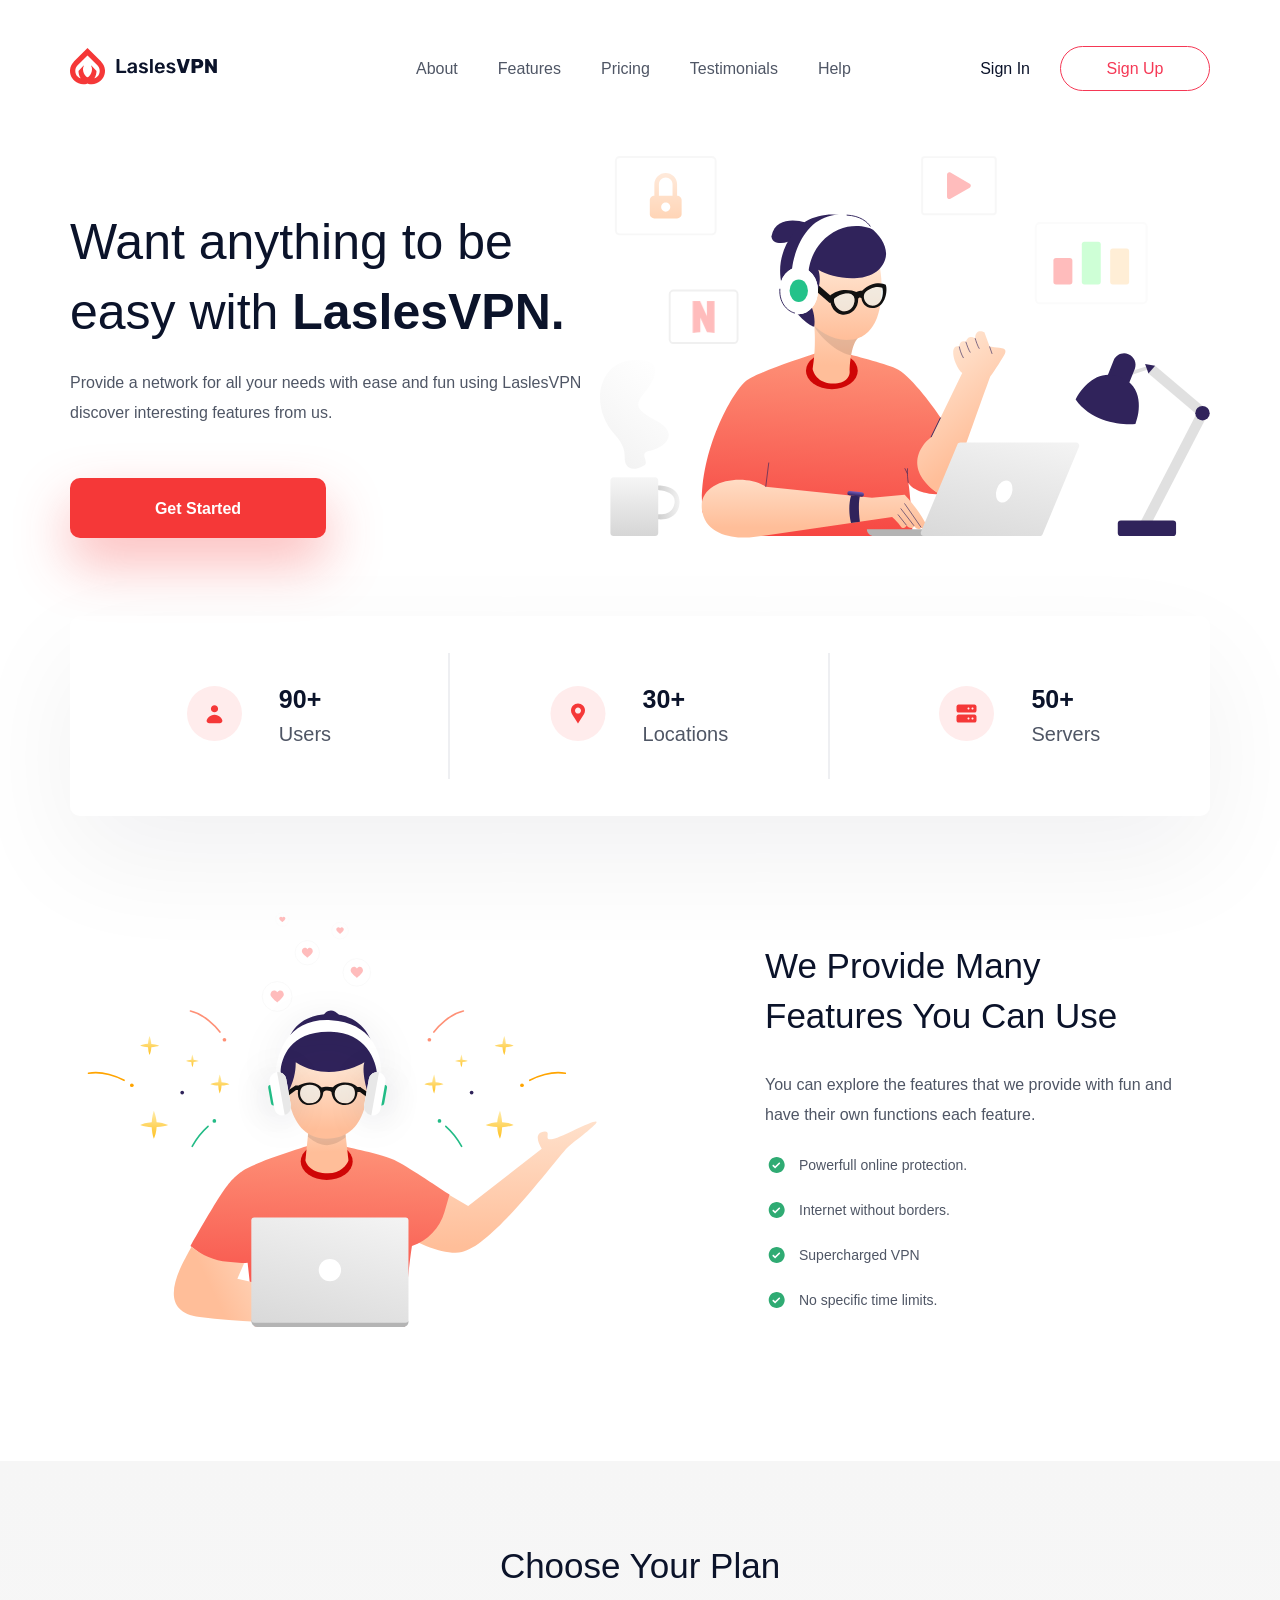
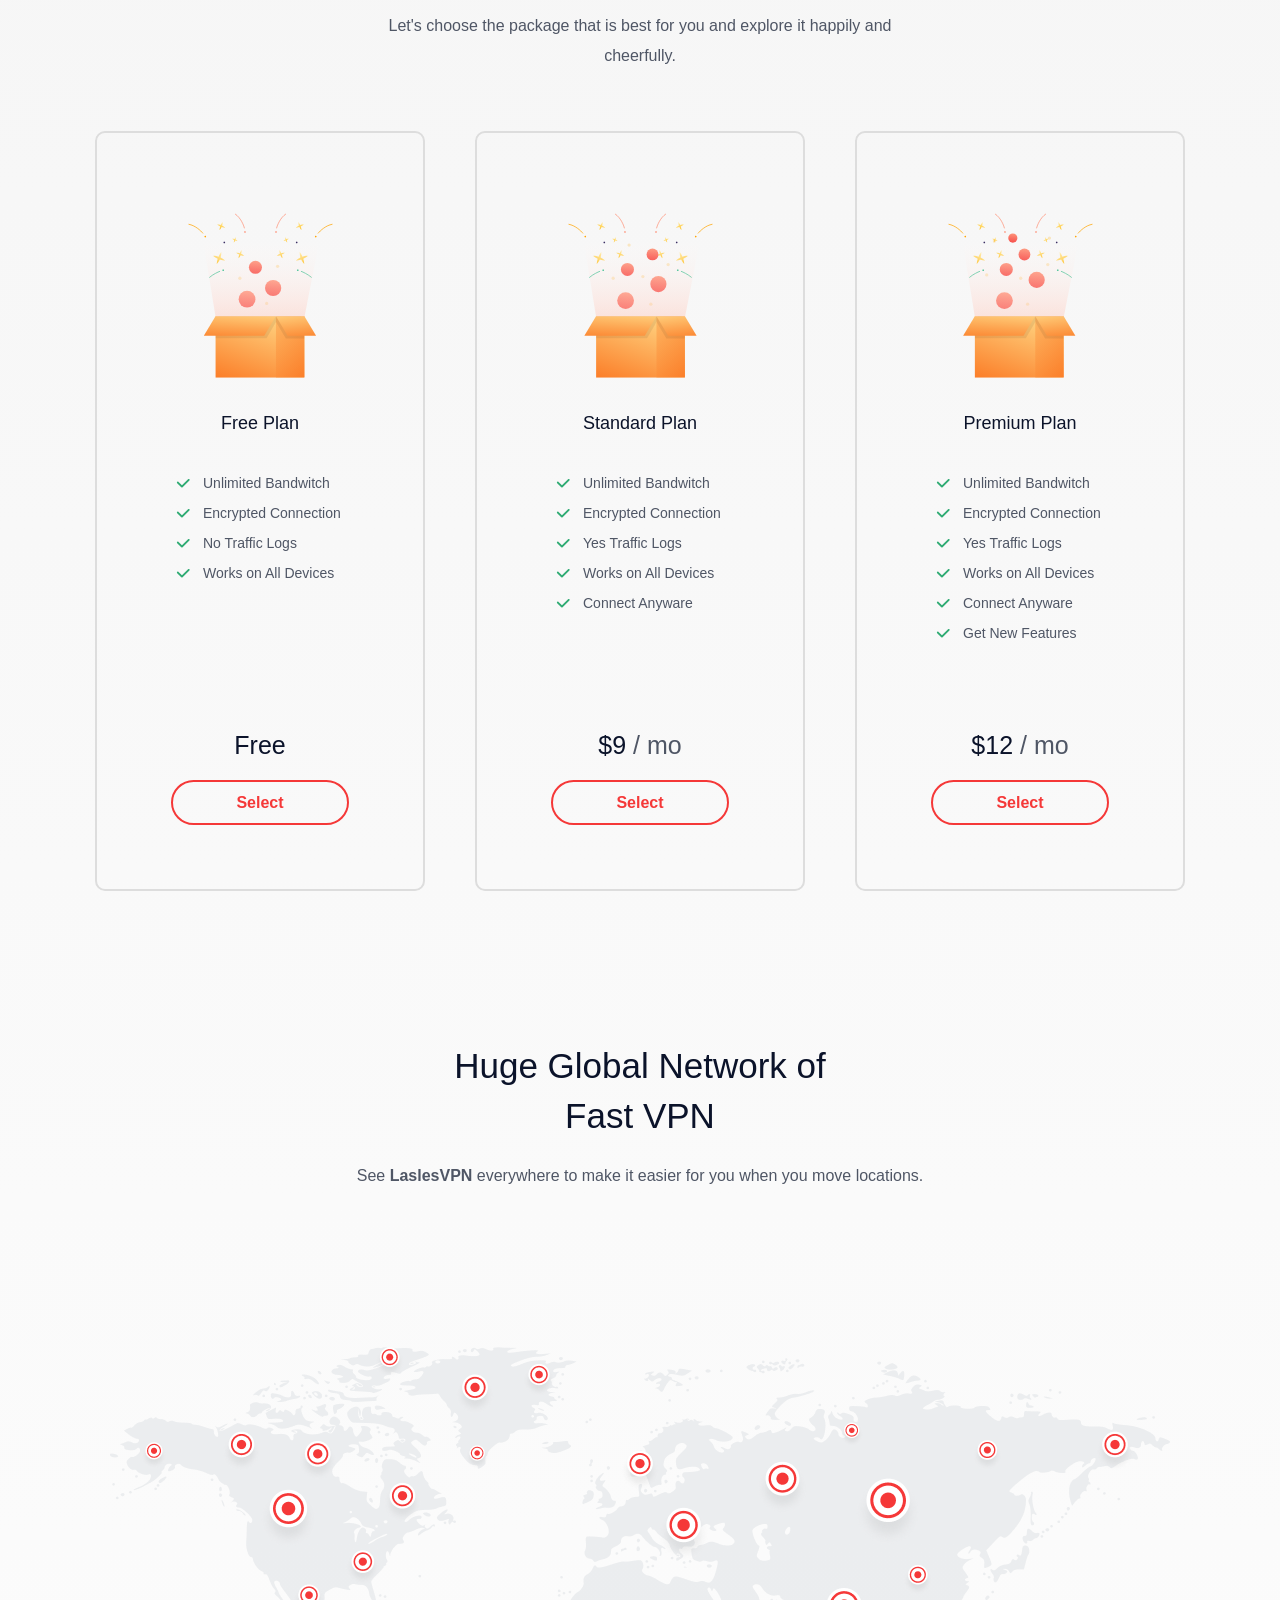
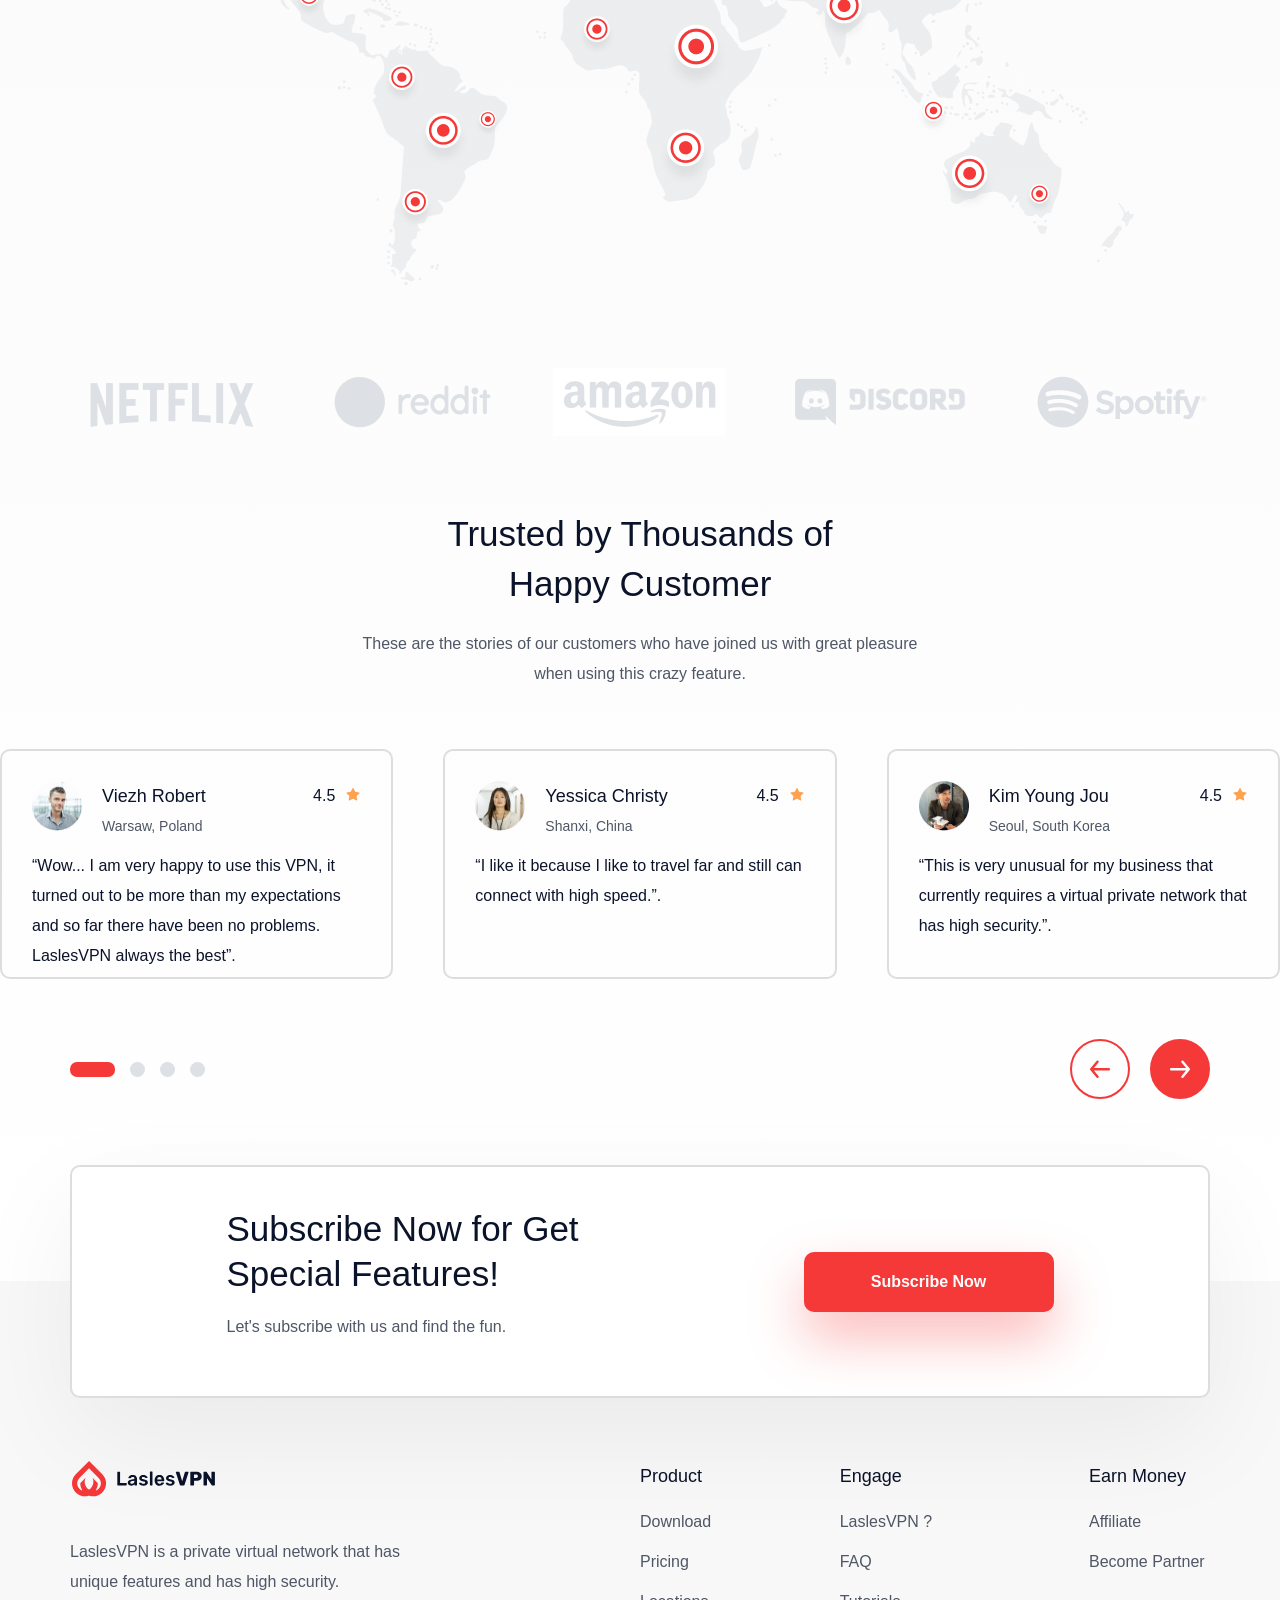
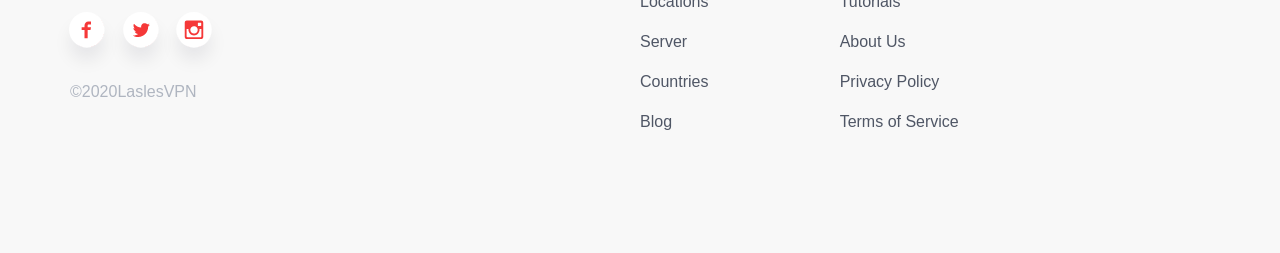
<file: docs/index.html>
<!DOCTYPE html>
<html lang="en">
<head>
  <meta charset="UTF-8">
  <meta http-equiv="X-UA-Compatible" content="IE=edge">
  <meta name="viewport" content="width=device-width, initial-scale=1.0">
  <title>LaslesVPN</title>
  <link rel="stylesheet" href="css/normalize.css">
  <link rel="stylesheet" href="css/style.min.css">
</head>
<body>
  <header class="header">
    <div class="header__container">
      <div class="header__row">
        <div class="header__logo">
          <img src="./icons/logo.svg" alt="logo">
        </div>
        <nav>
          <ul class="header__menu">
            <li class="header__menu-item">
              <a href="#" class="header__menu-link">About</a>
            </li>
            <li class="header__menu-item">
              <a href="#" class="header__menu-link">Features</a>
            </li>
            <li class="header__menu-item">
              <a href="#" class="header__menu-link">Pricing</a>
            </li>
            <li class="header__menu-item">
              <a href="#" class="header__menu-link">Testimonials</a>
            </li>
            <li class="header__menu-item">
              <a href="#" class="header__menu-link">Help</a>
            </li>
          </ul>
        </nav>
        <a href="" class="header__link-login">Sign In</a>
        <button class="btn header__btn-login">Sign Up</button>
      </div>
      <h1 class="header__title">
        Want anything to be easy with <span class="bold">LaslesVPN.</span>
      </h1>
      <p class="header__descr">
        Provide a network for all your needs with ease and fun using <span class="medium">LaslesVPN</span> discover interesting features from us.
      </p>
      <button class="btn header__btn-start">Get Started</button>
      <img src="./img/headerImg.svg" alt="" class="header__main-img">
    </div>
  </header>
  <section class="advantage">
    <div class="advantage__container">
      <div class="advantage__card">
        <div class="advantage__card-icon">
          <img src="./icons/user.svg" alt="user_logo">
        </div>
        <div class="advantage__card-descr">
          <span class="advantage__card-title">90+</span>
          <span class="advantage__card-subtitle">Users</span>
        </div>
      </div>

      <div class="advantage__card">
        <div class="advantage__card-icon">
          <img src="./icons/location.svg" alt="location_logo">
        </div>
        <div class="advantage__card-descr">
          <span class="advantage__card-title">30+</span>
          <span class="advantage__card-subtitle">Locations</span>
        </div>
      </div>

      <div class="advantage__card">
        <div class="advantage__card-icon">
          <img src="./icons/server.svg" alt="server_logo">
        </div>
        <div class="advantage__card-descr">
          <span class="advantage__card-title">50+</span>
          <span class="advantage__card-subtitle">Servers</span>
        </div>
      </div>
    </div>
  </section>
  <section class="function">
    <div class="function__container">
      <div class="function__img">
        <img src="./img/functionImg.svg" alt="function_img">
      </div>
        <div class="function__info">
          <h2 class="function__title">We Provide Many Features You Can Use</h2>
          <p class="function__descr">You can explore the features that we provide with fun and have their own functions each feature.</p>
          <ul class="function__list">
            <li class="function__list-item">Powerfull online protection.</li>
            <li class="function__list-item">Internet without borders.</li>
            <li class="function__list-item">Supercharged VPN</li>
            <li class="function__list-item">No specific time limits.</li>
          </ul>
        </div>
    </div>
  </section>
  <div class="bg__dark">
    <section class="plan">
      <h2 class="plan__title">Choose Your Plan</h2>
      <p class="plan__descr">
        Let's choose the package that is best for you and explore it happily and cheerfully.
      </p>
      <div class="plan__wrapper">
        <div class="plan__card">
          <img src="./img/freePlan.svg" alt="" class="plan__card-img">
          <span class="plan__card-title">Free Plan</span>
          <ul class="plan__card-list">
            <li class="plan__card-list-item">Unlimited Bandwitch</li>
            <li class="plan__card-list-item">Encrypted Connection</li>
            <li class="plan__card-list-item">No Traffic Logs</li>
            <li class="plan__card-list-item">Works on All Devices</li>
          </ul>
          <div class="plan__card-price">Free</div>
          <button class="btn plan__card-btn">Select</button>
        </div>

        <div class="plan__card">
          <img src="./img/standartPlan.svg" alt="" class="plan__card-img">
          <span class="plan__card-title">Standard Plan</span>
          <ul class="plan__card-list">
            <li class="plan__card-list-item">Unlimited Bandwitch</li>
            <li class="plan__card-list-item">Encrypted Connection</li>
            <li class="plan__card-list-item">Yes Traffic Logs</li>
            <li class="plan__card-list-item">Works on All Devices</li>
            <li class="plan__card-list-item">Connect Anyware</li>
          </ul>
          <div class="plan__card-price">$9 <span class="regular">/ mo</span></div>
          <button class="btn plan__card-btn">Select</button>
        </div>

        <div class="plan__card">
          <img src="./img/premiumPlan.svg" alt="" class="plan__card-img">
          <span class="plan__card-title">Premium Plan</span>
          <ul class="plan__card-list">
            <li class="plan__card-list-item">Unlimited Bandwitch</li>
            <li class="plan__card-list-item">Encrypted Connection</li>
            <li class="plan__card-list-item">Yes Traffic Logs</li>
            <li class="plan__card-list-item">Works on All Devices</li>
            <li class="plan__card-list-item">Connect Anyware</li>
            <li class="plan__card-list-item">Get New Features</li>
          </ul>
          <div class="plan__card-price">$12 <span class="regular">/ mo</span></div>
          <button class="btn plan__card-btn">Select</button>
        </div>
      </div>
    </section>
    <section class="network">
      <h2 class="network__title">Huge Global Network of Fast VPN</h2>
      <p class="network__descr">
        See <span class="bold">LaslesVPN</span> everywhere to make it easier for you when you move locations.
      </p>
      <div class="network__img">
        <img src="./img/globalMap.png" alt="" class="network__img-item">
      </div>
      <div class="network__sponsor-list">
        <img src="./img/netflix.png" alt="netflix_img" class="network__sponsor-list-item">
        <img src="./img/reddit.png"  alt="reddit_img"  class="network__sponsor-list-item">
        <img src="./img/amazon.png"  alt="amazon_img"  class="network__sponsor-list-item">
        <img src="./img/discord.png" alt="discord_img" class="network__sponsor-list-item">
        <img src="./img/spotify.png" alt="spotify_img" class="network__sponsor-list-item">
      </div>
    </section>
    <section class="review">
      <h2 class="review__title">Trusted by Thousands of Happy Customer</h2>
      <p class="review__descr">
        These are the stories of our customers who have joined us with great pleasure when using this crazy feature.
      </p>
      <div class="review__wrapper">
        <div class="review__slider-box">
          <div class="review__card">
            <div class="review__card-header">
              <img src="./icons/firstAva.png" alt="ava" class="review__card-ava">
              <div class="review__card-user-info">
                <span class="review__card-name">Viezh Robert</span>
                <span class="review__card-country">Warsaw, Poland</span>
              </div>
              <span class="review__card-rating">4.5</span>
              <div class="review__card-star">
                <img src="./icons/reviewStar.svg" alt="" class="review__card-star-item">
              </div>
            </div>
            <p class="review__card-text">
              “Wow... I am very happy to use this VPN, it turned out to be more than my expectations and so far there have been no problems. LaslesVPN always the best”.
            </p>
          </div>

          <div class="review__card">
            <div class="review__card-header">
              <img src="./icons/secondAva.png" alt="ava" class="review__card-ava">
              <div class="review__card-user-info">
                <span class="review__card-name">Yessica Christy</span>
                <span class="review__card-country">Shanxi, China</span>
              </div>
              <span class="review__card-rating">4.5</span>
              <div class="review__card-star">
                <img src="./icons/reviewStar.svg" alt="" class="review__card-star-item">
              </div>
            </div>
            <p class="review__card-text">
              “I like it because I like to travel far and still can connect with high speed.”.
            </p>
          </div>

          <div class="review__card">
            <div class="review__card-header">
              <img src="./icons/thirdAva.png" alt="" class="review__card-ava">
              <div class="review__card-user-info">
                <span class="review__card-name">Kim Young Jou</span>
                <span class="review__card-country">Seoul, South Korea</span>
              </div>
              <span class="review__card-rating">4.5</span>
              <div class="review__card-star">
                <img src="./icons/reviewStar.svg" alt="" class="review__card-star-item">
              </div>
            </div>
            <p class="review__card-text">
              “This is very unusual for my business that currently requires a virtual private network that has high security.”.
            </p>
          </div>
        </div>

        <div class="review__slider-tools">
          <div class="review__slider-state">
            <div class="review__slider-dot active-dot"></div>
            <div class="review__slider-dot"></div>
            <div class="review__slider-dot"></div>
            <div class="review__slider-dot"></div>
          </div>

          <div class="review__slider-btns">
            <button class="btn review__slider-btn">
              <svg width="30" height="31" viewBox="0 0 30 31" fill="none" xmlns="http://www.w3.org/2000/svg">
                <path d="M23.75 14.0029H8.925L13.4625 8.55291C13.6747 8.29764 13.7768 7.96854 13.7463 7.638C13.7158 7.30747 13.5553 7.00258 13.3 6.79041C13.0447 6.57823 12.7156 6.47616 12.3851 6.50663C12.0546 6.53711 11.7497 6.69764 11.5375 6.95291L5.2875 14.4529C5.24545 14.5126 5.20785 14.5752 5.175 14.6404C5.175 14.7029 5.175 14.7404 5.0875 14.8029C5.03084 14.9462 5.00118 15.0988 5 15.2529C5.00118 15.407 5.03084 15.5596 5.0875 15.7029C5.0875 15.7654 5.0875 15.8029 5.175 15.8654C5.20785 15.9306 5.24545 15.9933 5.2875 16.0529L11.5375 23.5529C11.655 23.694 11.8022 23.8075 11.9686 23.8853C12.1349 23.963 12.3164 24.0032 12.5 24.0029C12.7921 24.0035 13.0751 23.9018 13.3 23.7154C13.4266 23.6105 13.5312 23.4816 13.6079 23.3362C13.6846 23.1907 13.7318 23.0316 13.7469 22.8679C13.762 22.7042 13.7447 22.5391 13.6959 22.3821C13.6471 22.2251 13.5678 22.0792 13.4625 21.9529L8.925 16.5029H23.75C24.0815 16.5029 24.3995 16.3712 24.6339 16.1368C24.8683 15.9024 25 15.5844 25 15.2529C25 14.9214 24.8683 14.6034 24.6339 14.369C24.3995 14.1346 24.0815 14.0029 23.75 14.0029Z" fill="#F53838"/>
                </svg> 
            </button>
            <button class="btn review__slider-btn">
              <svg width="30" height="31" viewBox="0 0 30 31" fill="none" xmlns="http://www.w3.org/2000/svg">
                <path d="M6.25 14.0029H21.075L16.5375 8.55291C16.3253 8.29764 16.2232 7.96854 16.2537 7.638C16.2842 7.30747 16.4447 7.00258 16.7 6.79041C16.9553 6.57823 17.2844 6.47616 17.6149 6.50663C17.9454 6.53711 18.2503 6.69764 18.4625 6.95291L24.7125 14.4529C24.7545 14.5126 24.7922 14.5752 24.825 14.6404C24.825 14.7029 24.825 14.7404 24.9125 14.8029C24.9692 14.9462 24.9988 15.0988 25 15.2529C24.9988 15.407 24.9692 15.5596 24.9125 15.7029C24.9125 15.7654 24.9125 15.8029 24.825 15.8654C24.7922 15.9306 24.7545 15.9933 24.7125 16.0529L18.4625 23.5529C18.345 23.694 18.1978 23.8075 18.0314 23.8853C17.8651 23.963 17.6836 24.0032 17.5 24.0029C17.2079 24.0035 16.9249 23.9018 16.7 23.7154C16.5734 23.6105 16.4688 23.4816 16.3921 23.3362C16.3154 23.1907 16.2682 23.0316 16.2531 22.8679C16.238 22.7042 16.2553 22.5391 16.3041 22.3821C16.3529 22.2251 16.4322 22.0792 16.5375 21.9529L21.075 16.5029H6.25C5.91848 16.5029 5.60054 16.3712 5.36612 16.1368C5.1317 15.9024 5 15.5844 5 15.2529C5 14.9214 5.1317 14.6034 5.36612 14.369C5.60054 14.1346 5.91848 14.0029 6.25 14.0029Z" fill="white"/>
                </svg>
            </button>
          </div>
        </div>
        <div class="review__subs">
          <div class="review__subs-wrapper">
            <h2 class="review__subs-title">Subscribe Now for Get Special Features!</h2>
            <p class="review__subs-subtitle">Let's subscribe with us and find the fun.</p>
          </div>
          <button class="btn review__subs-btn">Subscribe Now</button>
        </div>
      </div>
    </section>
  </div>
  <footer class="footer">
    <div class="footer__container">
      <div class="footer__info">
        <img src="./icons/logo.svg" alt="footer_logo" class="footer__logo">
        <p class="footer__descr">
          Lasles<span class="medium">VPN</span> is a private virtual network that has unique features and has high security.
        </p>
        <div class="footer__social">
          <button class="btn footer__social-btn">
            <img src="./icons/footer_facebook.svg" alt="facebook_logo" class="footer__social-icon">
          </button>
          <button class="btn footer__social-btn">
            <img src="./icons/footer_twitter.svg" alt="twitter_logo" class="footer__social-icon">
          </button>
          <button class="btn footer__social-btn">
            <img src="./icons/footer_insta.svg" alt="instagram_logo" class="footer__social-icon">
          </button>
        </div>
        <span class="footer__copyright">©2020Lasles<span class="medium">VPN</span></span>
      </div>

      <div class="footer__links-container">
        <div class="footer__product">
          <span class="footer__links-title">Product</span>
          <ul class="footer__list">
            <li class="footer__list-item">
              <a href="#" class="footer__link">Download </a>
            </li>
            <li class="footer__list-item">
              <a href="#" class="footer__link">Pricing</a>
            </li>
            <li class="footer__list-item">
              <a href="#" class="footer__link">Locations</a>
            </li>
            <li class="footer__list-item">
              <a href="#" class="footer__link">Server</a>
            </li>
            <li class="footer__list-item">
              <a href="#" class="footer__link">Countries</a>
            </li>
            <li class="footer__list-item">
              <a href="#" class="footer__link">Blog</a>
            </li>
          </ul>
        </div>

        <div class="footer__engage">
          <span class="footer__links-title">Engage</span>
          <ul class="footer__list">
            <li class="footer__list-item">
              <a href="#" class="footer__link">LaslesVPN ? </a>
            </li>
            <li class="footer__list-item">
              <a href="#" class="footer__link">FAQ</a>
            </li>
            <li class="footer__list-item">
              <a href="#" class="footer__link">Tutorials</a>
            </li>
            <li class="footer__list-item">
              <a href="#" class="footer__link">About Us</a>
            </li>
            <li class="footer__list-item">
              <a href="#" class="footer__link">Privacy Policy</a>
            </li>
            <li class="footer__list-item">
              <a href="#" class="footer__link">Terms of Service</a>
            </li>
          </ul>
        </div>

        <div class="footer__money">
          <span class="footer__links-title">Earn Money</span>
          <ul class="footer__list footer__money-list">
            <li class="footer__list-item">
              <a href="#" class="footer__link">Affiliate</a>
            </li>
            <li class="footer__list-item">
              <a href="#" class="footer__link">Become Partner</a>
            </li>
          </ul>
        </div>
      </div>
    </div>
  </footer>
</body>
</html>
</file>
<file: docs/css/style.min.css>
*{font-family:'Rubik', sans-serif;-webkit-box-sizing:border-box;box-sizing:border-box}.container{max-width:1110px;margin:0 auto}li{list-style-type:none}a{text-decoration:none}.btn{outline:none;background:none;border:none;padding:0;cursor:pointer}.header{width:100%;background-color:#ffffff}.header__container{max-width:1140px;width:100%;margin:0 auto;position:relative}.header__row{display:-webkit-box;display:-ms-flexbox;display:flex;-webkit-box-align:center;-ms-flex-align:center;align-items:center;max-width:1140px;width:100%;margin:0 auto;height:91px;padding-top:46px}.header__logo{margin-right:157px}.header__menu{display:-webkit-box;display:-ms-flexbox;display:flex}.header__menu-item:not(:first-child){margin-left:40px}.header__menu-link{font-weight:400;font-size:16px;line-height:19px;color:#4F5665}.header__link-login{margin-left:auto;font-weight:500;font-size:16px;line-height:19px;color:#0B132A}.header__btn-login{width:150px;height:45px;border-radius:50px;border:solid 1px #F53855;color:#F53855;font-weight:500;font-size:16px;line-height:19px;margin-left:30px}.header__btn-login:hover{background-color:#F53838;color:#fff;-webkit-transition:.3s;transition:.3s;-webkit-box-shadow:0 17px 54px rgba(245,56,56,0.35);box-shadow:0 17px 54px rgba(245,56,56,0.35)}.header__title{font-weight:500;font-size:50px;line-height:70px;width:555px;color:#0B132A;margin:116px 0 21px 0}.header__title .bold{font-weight:700}.header__descr{width:555px;margin-bottom:50px;color:#4F5665;font-weight:400;font-size:16px;line-height:30px}.header__descr .medium{font-weight:500}.header__btn-start{font-weight:700;font-size:16px;line-height:25px;color:#ffffff;width:256px;height:60px;border-radius:10px;background-color:#F53838;-webkit-box-shadow:0 25px 54px rgba(245,56,56,0.35);box-shadow:0 25px 54px rgba(245,56,56,0.35);-webkit-transition:.3s;transition:.3s}.header__btn-start:hover{-webkit-transform:scale(1.2);transform:scale(1.2);-webkit-transition:.3s;transition:.3s}.header__main-img{position:absolute;right:0;bottom:0;width:611px;height:382px}.advantage{width:100%;margin-top:78px}.advantage__container{display:-webkit-box;display:-ms-flexbox;display:flex;-webkit-box-align:center;-ms-flex-align:center;align-items:center;max-width:1140px;width:100%;height:200px;border-radius:10px;margin:0 auto;-webkit-box-shadow:0 42px 114px rgba(13,16,37,0.06);box-shadow:0 42px 114px rgba(13,16,37,0.06)}.advantage__card{display:-webkit-box;display:-ms-flexbox;display:flex;-webkit-box-align:center;-ms-flex-align:center;align-items:center;-webkit-box-pack:center;-ms-flex-pack:center;justify-content:center;width:33.33%;height:126px;border-right:solid 2px #EEEFF2}.advantage__card:last-child{border-right:none}.advantage__card-descr{margin-left:37px;display:-webkit-box;display:-ms-flexbox;display:flex;-webkit-box-orient:vertical;-webkit-box-direction:normal;-ms-flex-direction:column;flex-direction:column}.advantage__card-title{font-weight:700;font-size:25px;line-height:30px;color:#0B132A}.advantage__card-subtitle{font-weight:400;font-size:20px;line-height:30px;color:#4F5665;margin-top:5px}.function{width:100%;padding-bottom:130px;margin-top:96px}.function__container{display:-webkit-box;display:-ms-flexbox;display:flex;max-width:1106px;width:100%;margin:0 auto}.function__img{width:508px;height:415px;margin-right:auto}.function__title{width:383px;font-weight:500;font-size:35px;line-height:50px;color:#0B132A}.function__descr{width:428px;font-weight:400;font-size:16px;line-height:30px;color:#4F5665}.function__list{margin-top:20px;padding-left:34px}.function__list-item{position:relative;font-weight:400;font-size:14px;line-height:30px;color:#4F5665}.function__list-item:not(:first-child){margin-top:15px}.function__list-item::before{content:'';position:absolute;top:50%;left:-32px;-webkit-transform:translateY(-50%);transform:translateY(-50%);display:block;width:20px;height:20px;background:url("../icons/tick.svg") center/cover no-repeat}.plan{width:100%;padding-top:80px}.plan__title{text-align:center;margin:0;font-weight:500;font-size:35px;line-height:50px;color:#0B132A}.plan__descr{margin:20px auto 60px;text-align:center;width:555px;font-weight:400;font-size:16px;line-height:30px;color:#4F5665}.plan__wrapper{display:-webkit-box;display:-ms-flexbox;display:flex;max-width:-webkit-min-content;max-width:-moz-min-content;max-width:min-content;width:100%;margin:0 auto}.plan__card{display:-webkit-box;display:-ms-flexbox;display:flex;-webkit-box-orient:vertical;-webkit-box-direction:normal;-ms-flex-direction:column;flex-direction:column;width:330px;height:760px;border:2px solid #DDDDDD;border-radius:10px;text-align:center;-webkit-transition:.3s;transition:.3s}.plan__card:not(:first-child){margin-left:50px}.plan__card:hover{border:2px solid #F53838}.plan__card-img{display:block;margin:80px auto 30px;width:145px;height:165px}.plan__card-title{font-weight:500;font-size:18px;line-height:30px;color:#0B132A}.plan__card-list{display:-webkit-box;display:-ms-flexbox;display:flex;-webkit-box-orient:vertical;-webkit-box-direction:normal;-ms-flex-direction:column;flex-direction:column;margin:30px auto auto;max-width:-webkit-min-content;max-width:-moz-min-content;max-width:min-content;width:100%;padding-left:32px;text-align:initial}.plan__card-list-item{min-width:146px;display:block;position:relative;font-weight:400;font-size:14px;line-height:30px;color:#4F5665}.plan__card-list-item::before{content:'';display:block;width:24px;height:24px;background:url(../icons/planTick.svg) center/cover no-repeat;position:absolute;top:50%;left:-32px;-webkit-transform:translateY(-50%);transform:translateY(-50%)}.plan__card-price{margin-bottom:20px;font-weight:500;font-size:25px;line-height:30px;color:#0B132A}.plan__card-price .regular{color:#4F5665;font-weight:400;font-size:25px;line-height:30px}.plan__card-btn{width:178px;height:45px;font-weight:700;font-size:16px;line-height:19px;color:#F53838;border-radius:50px;border:2px solid #F53838;-webkit-transition:.3s;transition:.3s;margin:0 auto 64px}.plan__card-btn:hover{background-color:#F53838;color:#fff;-webkit-transition:.3s;transition:.3s;-webkit-box-shadow:0 17px 54px rgba(245,56,56,0.35);box-shadow:0 17px 54px rgba(245,56,56,0.35)}.bg__dark{width:100%;height:100%;background:-webkit-gradient(linear, left top, left bottom, from(#F6F6F6), to(#fff));background:linear-gradient(to bottom, #F6F6F6, #fff)}.network{width:100%}.network__title{margin:150px auto 20px;text-align:center;width:383px;font-weight:500;font-size:35px;line-height:50px;color:#0B132A}.network__descr{margin:0 auto;text-align:center;font-weight:400;font-size:16px;line-height:30px;color:#4F5665}.network__descr .bold{font-weight:700}.network__img{width:1060px;height:538px;display:block;margin:156px auto 36px}.network__sponsor-list{max-width:1136px;width:100%;display:-webkit-box;display:-ms-flexbox;display:flex;-webkit-box-pack:justify;-ms-flex-pack:justify;justify-content:space-between;-webkit-box-align:center;-ms-flex-align:center;align-items:center;margin:60px auto 0}.review{width:100%;position:relative}.review__title{width:448px;margin:50px auto 20px;text-align:center;font-weight:500;font-size:35px;line-height:50px;color:#0B132A}.review__descr{width:555px;text-align:center;margin:0 auto;font-weight:400;font-size:16px;line-height:30px;color:#4F5665}.review__wrapper{padding-bottom:182px}.review__slider-box{display:-webkit-box;display:-ms-flexbox;display:flex;max-width:-webkit-min-content;max-width:-moz-min-content;max-width:min-content;width:100%;margin:60px auto 0;height:230px}.review__card{border:2px solid #DDDDDD;border-radius:10px;width:400px;height:230px;-webkit-transition:.3s;transition:.3s}.review__card:not(:first-child){margin-left:50px}.review__card:hover{border:2px solid #F53838;-webkit-transform:scale(1.1);transform:scale(1.1);-webkit-box-shadow:0 71px 114px rgba(13,16,37,0.06);box-shadow:0 71px 114px rgba(13,16,37,0.06);-webkit-transition:.3s;transition:.3s}.review__card-header{display:-webkit-box;display:-ms-flexbox;display:flex;height:80px;width:100%;padding:30px 30px 0}.review__card-ava{display:block;width:50px;height:50px}.review__card-user-info{display:-webkit-box;display:-ms-flexbox;display:flex;-webkit-box-orient:vertical;-webkit-box-direction:normal;-ms-flex-direction:column;flex-direction:column;-webkit-box-pack:justify;-ms-flex-pack:justify;justify-content:space-between;margin-left:20px;margin-right:auto}.review__card-name{font-weight:500;font-size:18px;line-height:30px;color:#0B132A}.review__card-country{font-weight:400;font-size:14px;line-height:30px;color:#4F5665}.review__card-rating{margin-right:10px;font-weight:400;font-size:16px;line-height:30px;color:#0B132A}.review__card-star{margin-top:5px}.review__card-text{display:block;margin:20px 30px 5px;font-weight:400;font-size:16px;line-height:30px;color:#0B132A}.review__slider-tools{display:-webkit-box;display:-ms-flexbox;display:flex;-webkit-box-align:center;-ms-flex-align:center;align-items:center;-webkit-box-pack:justify;-ms-flex-pack:justify;justify-content:space-between;margin:60px auto 0;max-width:1140px;width:100%;height:60px}.review__slider-state{display:-webkit-box;display:-ms-flexbox;display:flex;-webkit-box-pack:justify;-ms-flex-pack:justify;justify-content:space-between;max-width:135px;width:100%;height:15px}.review__slider-state .active-dot{background-color:#F53838;width:45px;border-radius:7px}.review__slider-dot{width:15px;height:15px;background-color:#DDE0E4;border-radius:50%;-webkit-transition:.3s;transition:.3s;cursor:pointer}.review__slider-dot:hover{-webkit-transform:scale(1.3);transform:scale(1.3);-webkit-transition:.3s;transition:.3s}.review__slider-btns{display:-webkit-box;display:-ms-flexbox;display:flex}.review__slider-btn{display:-webkit-box;display:-ms-flexbox;display:flex;-webkit-box-pack:center;-ms-flex-pack:center;justify-content:center;-webkit-box-align:center;-ms-flex-align:center;align-items:center;width:60px;height:60px;border:2px solid #F53838;border-radius:50%;-webkit-transition:.3s;transition:.3s}.review__slider-btn:hover{-webkit-transform:scale(1.2) rotate(-360deg);transform:scale(1.2) rotate(-360deg);-webkit-box-shadow:0 0 114px rgba(13,16,37,0.4);box-shadow:0 0 114px rgba(13,16,37,0.4)}.review__slider-btn:last-child{background-color:#F53838;margin-left:20px}.review__subs{display:-webkit-box;display:-ms-flexbox;display:flex;-webkit-box-align:center;-ms-flex-align:center;align-items:center;-webkit-box-pack:center;-ms-flex-pack:center;justify-content:center;position:absolute;left:0;right:0;bottom:-117px;max-width:1140px;width:100%;height:233px;margin:0 auto;border-radius:10px;border:2px solid #DDDDDD;-webkit-box-shadow:0 39px 114px rgba(13,16,37,0.06);box-shadow:0 39px 114px rgba(13,16,37,0.06);background-color:#FFFFFF}.review__subs-title{margin:0;width:410px;font-weight:500;font-size:35px;line-height:45px;color:#0B132A}.review__subs-subtitle{font-weight:400;font-size:16px;line-height:30px;color:#4F5665}.review__subs-btn{margin-left:167px;width:250px;height:60px;border-radius:10px;background-color:#F53838;text-align:center;font-weight:700;font-size:16px;line-height:25px;color:#FFFFFF;-webkit-box-shadow:0 26px 54px rgba(245,56,56,0.35);box-shadow:0 26px 54px rgba(245,56,56,0.35);-webkit-transition:.3s;transition:.3s}.review__subs-btn:hover{-webkit-transform:scale(1.2);transform:scale(1.2);-webkit-transition:.3s;transition:.3s}.footer{width:100%;background-color:#F8F8F8;padding-bottom:100px}.footer__container{display:-webkit-box;display:-ms-flexbox;display:flex;max-width:1140px;width:100%;margin:0 auto;padding-top:180px}.footer__info{max-width:340px}.footer__logo{width:149px;height:36px;margin-bottom:20px}.footer__descr{font-weight:400;font-size:16px;line-height:30px;color:#4F5665}.footer__descr .medium{font-weight:500}.footer__social{display:-webkit-box;display:-ms-flexbox;display:flex;-webkit-box-align:center;-ms-flex-align:center;align-items:center;-webkit-box-pack:justify;-ms-flex-pack:justify;justify-content:space-between;width:141px;height:34px}.footer__social-btn{position:relative;width:34px;height:34px;border-radius:50%;background-color:#F53838;-webkit-box-shadow:0px 13px 18px rgba(17,19,35,0.08);box-shadow:0px 13px 18px rgba(17,19,35,0.08);-webkit-transition:.5s;transition:.5s}.footer__social-btn:hover{-webkit-transform:scale(1.2);transform:scale(1.2);-webkit-transition:.5s;transition:.5s}.footer__social-icon{position:absolute;top:50%;left:50%;-webkit-transform:translate(-50%, -50%);transform:translate(-50%, -50%);width:37px;height:37px}.footer__copyright{display:-webkit-box;display:-ms-flexbox;display:flex;margin-top:30px;font-weight:400;font-size:16px;line-height:30px;text-align:center;color:#AFB5C0}.footer__copyright .medium{font-weight:500}.footer__links-container{display:-webkit-box;display:-ms-flexbox;display:flex;margin-left:auto;width:570px}.footer__product{width:74px;margin-right:126px}.footer__links-title{font-weight:500;font-size:18px;line-height:30px;color:#0B132A;margin-bottom:20px}.footer__list{padding:0}.footer__list-item{margin-bottom:10px;font-weight:400;font-size:16px;line-height:30px;color:#4F5665}.footer__list-item:last-child{margin-bottom:0}.footer__list-item .footer__link{text-decoration:none;color:inherit}.footer__engage{width:124px}.footer__money{width:121px;margin-left:126px}.footer__money-list{width:121px}
</file>
